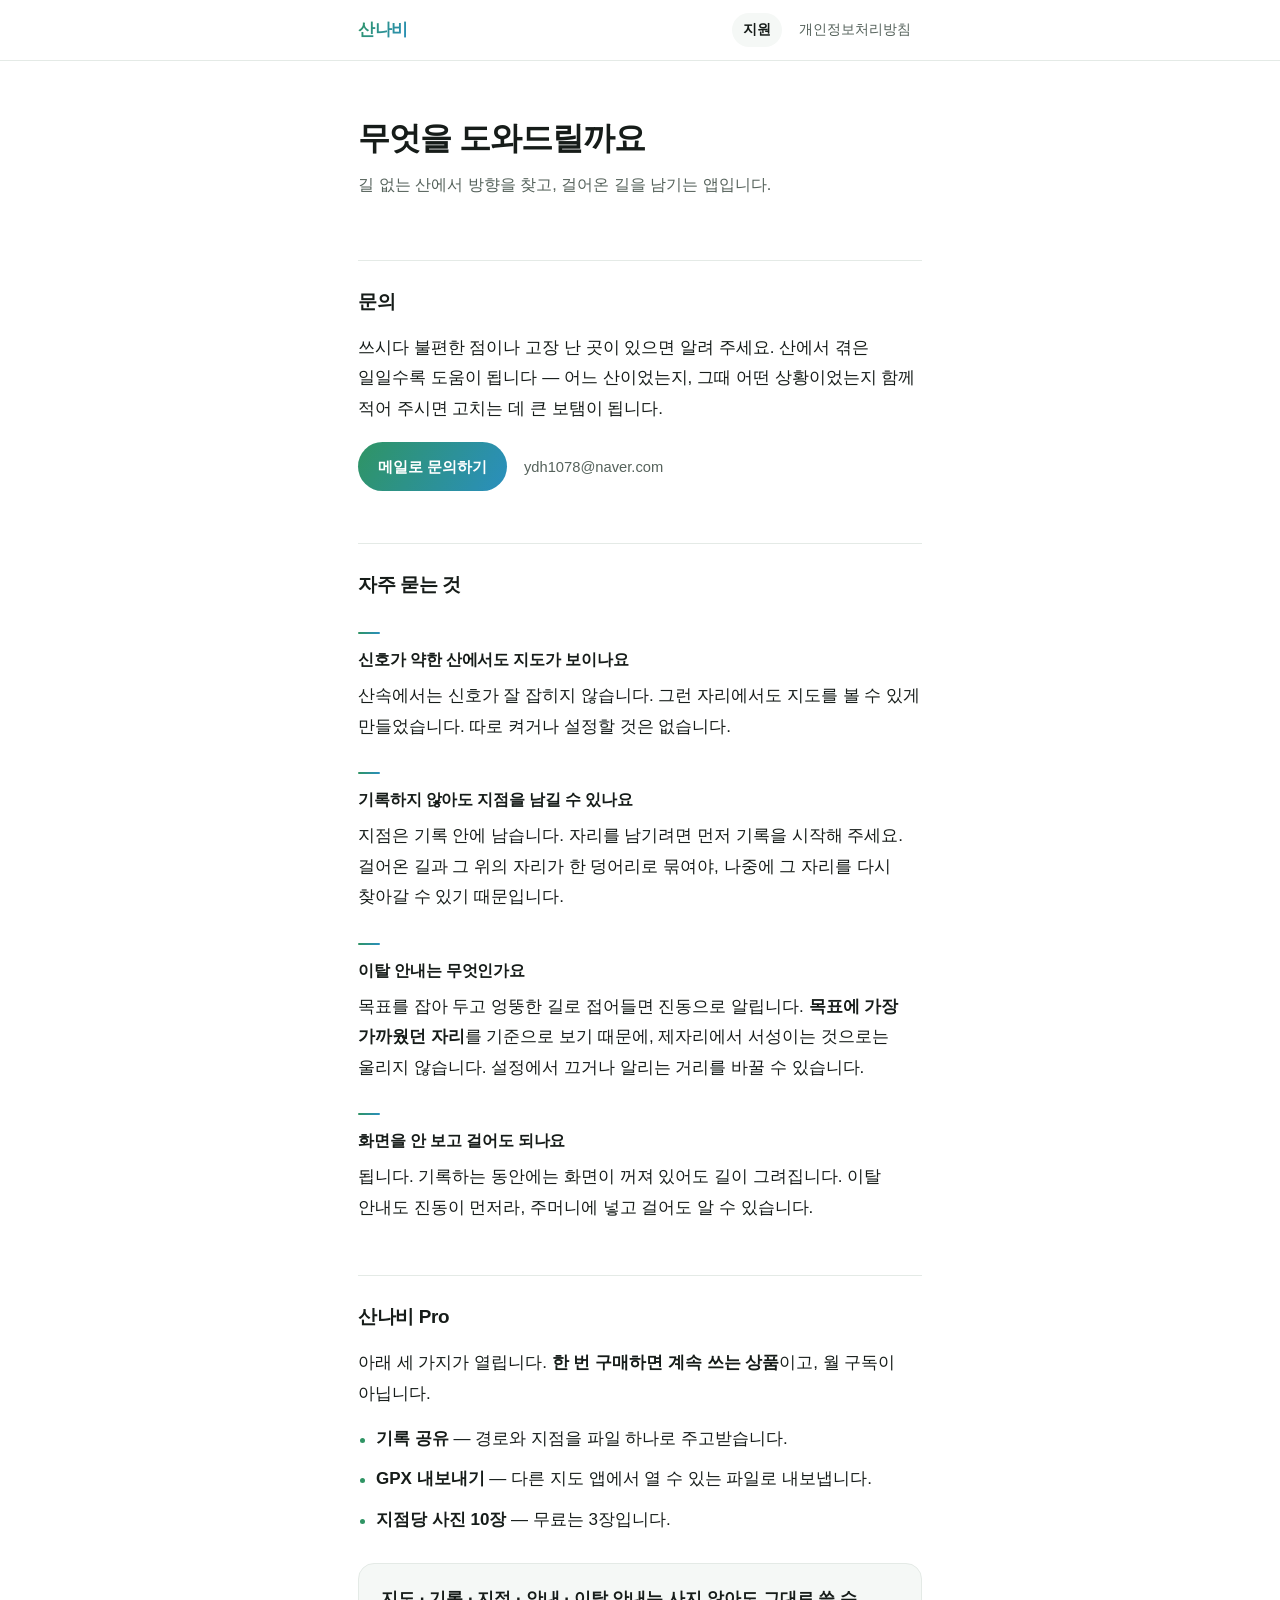
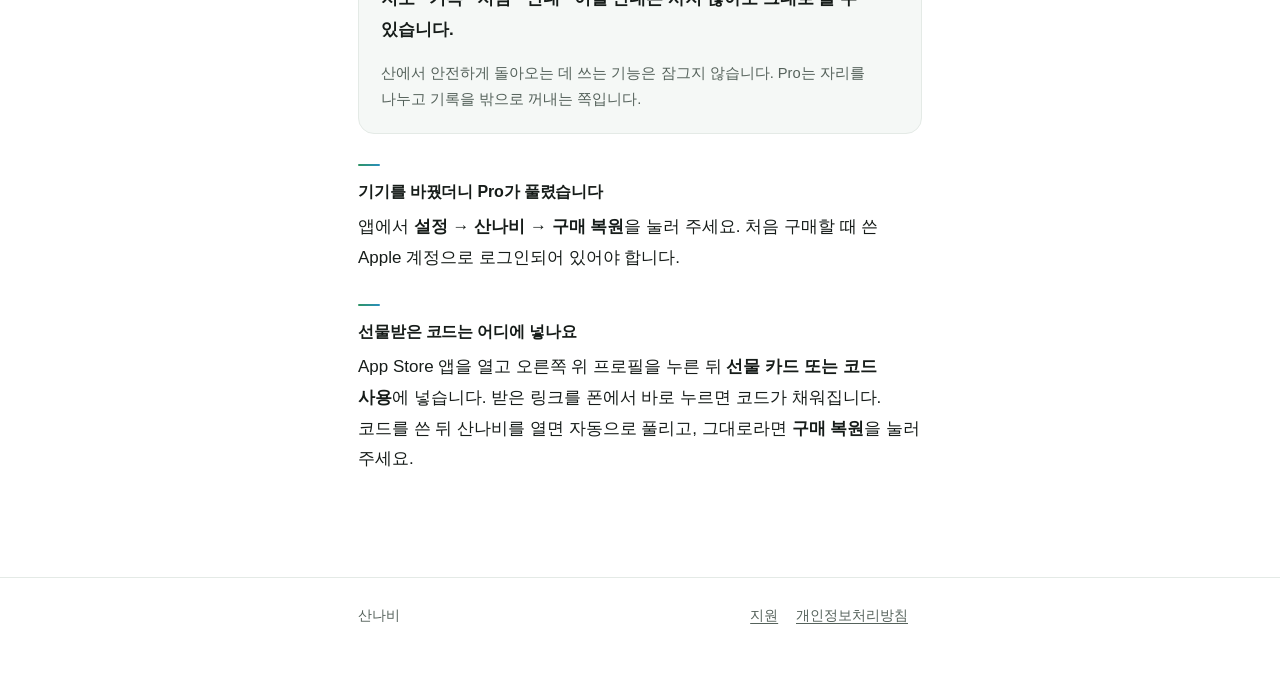
<file: index.html>
<!doctype html>
<html lang="ko">
<head>
<meta charset="utf-8">
<meta name="viewport" content="width=device-width, initial-scale=1">
<title>산나비 지원</title>
<meta name="description" content="길 없는 산에서 방향을 찾고 걸어온 길을 남기는 앱, 산나비의 지원 문서입니다.">
<link rel="stylesheet" href="style.css">
</head>
<body>

<div class="top">
  <div class="wrap">
    <a class="brand" href="./">산나비</a>
    <nav>
      <a href="./" aria-current="page">지원</a>
      <a href="privacy.html">개인정보처리방침</a>
    </nav>
  </div>
</div>

<div class="wrap">
  <header class="page">
    <h1>무엇을 도와드릴까요</h1>
    <p class="lede">길 없는 산에서 방향을 찾고, 걸어온 길을 남기는 앱입니다.</p>
  </header>

  <main>
    <h2>문의</h2>
    <p>
      쓰시다 불편한 점이나 고장 난 곳이 있으면 알려 주세요.
      산에서 겪은 일일수록 도움이 됩니다 — 어느 산이었는지, 그때 어떤 상황이었는지
      함께 적어 주시면 고치는 데 큰 보탬이 됩니다.
    </p>
    <p>
      <a class="action" href="mailto:ydh1078@naver.com?subject=%EC%82%B0%EB%82%98%EB%B9%84%20%EB%AC%B8%EC%9D%98">메일로 문의하기</a>
      <span class="soft" style="margin-left:12px">ydh1078@naver.com</span>
    </p>

    <h2>자주 묻는 것</h2>

    <h3>신호가 약한 산에서도 지도가 보이나요</h3>
    <p>
      산속에서는 신호가 잘 잡히지 않습니다. 그런 자리에서도 지도를 볼 수 있게 만들었습니다.
      따로 켜거나 설정할 것은 없습니다.
    </p>

    <h3>기록하지 않아도 지점을 남길 수 있나요</h3>
    <p>
      지점은 기록 안에 남습니다. 자리를 남기려면 먼저 기록을 시작해 주세요.
      걸어온 길과 그 위의 자리가 한 덩어리로 묶여야, 나중에 그 자리를 다시 찾아갈 수 있기 때문입니다.
    </p>

    <h3>이탈 안내는 무엇인가요</h3>
    <p>
      목표를 잡아 두고 엉뚱한 길로 접어들면 진동으로 알립니다.
      <b>목표에 가장 가까웠던 자리</b>를 기준으로 보기 때문에, 제자리에서 서성이는 것으로는 울리지 않습니다.
      설정에서 끄거나 알리는 거리를 바꿀 수 있습니다.
    </p>

    <h3>화면을 안 보고 걸어도 되나요</h3>
    <p>
      됩니다. 기록하는 동안에는 화면이 꺼져 있어도 길이 그려집니다.
      이탈 안내도 진동이 먼저라, 주머니에 넣고 걸어도 알 수 있습니다.
    </p>

    <h2>산나비 Pro</h2>
    <p>
      아래 세 가지가 열립니다. <b>한 번 구매하면 계속 쓰는 상품</b>이고, 월 구독이 아닙니다.
    </p>
    <ul>
      <li><b>기록 공유</b> — 경로와 지점을 파일 하나로 주고받습니다.</li>
      <li><b>GPX 내보내기</b> — 다른 지도 앱에서 열 수 있는 파일로 내보냅니다.</li>
      <li><b>지점당 사진 10장</b> — 무료는 3장입니다.</li>
    </ul>

    <div class="callout">
      <p>
        <b>지도 · 기록 · 지점 · 안내 · 이탈 안내는 사지 않아도 그대로 쓸 수 있습니다.</b>
      </p>
      <p class="soft">
        산에서 안전하게 돌아오는 데 쓰는 기능은 잠그지 않습니다.
        Pro는 자리를 나누고 기록을 밖으로 꺼내는 쪽입니다.
      </p>
    </div>

    <h3>기기를 바꿨더니 Pro가 풀렸습니다</h3>
    <p>
      앱에서 <b>설정 → 산나비 → 구매 복원</b>을 눌러 주세요.
      처음 구매할 때 쓴 Apple 계정으로 로그인되어 있어야 합니다.
    </p>

    <h3>선물받은 코드는 어디에 넣나요</h3>
    <p>
      App Store 앱을 열고 오른쪽 위 프로필을 누른 뒤 <b>선물 카드 또는 코드 사용</b>에 넣습니다.
      받은 링크를 폰에서 바로 누르면 코드가 채워집니다.
      코드를 쓴 뒤 산나비를 열면 자동으로 풀리고, 그대로라면 <b>구매 복원</b>을 눌러 주세요.
    </p>
  </main>
</div>

<footer>
  <div class="wrap">
    <span>산나비</span>
    <span>
      <a href="./">지원</a>
      <a href="privacy.html">개인정보처리방침</a>
    </span>
  </div>
</footer>

</body>
</html>
</file>
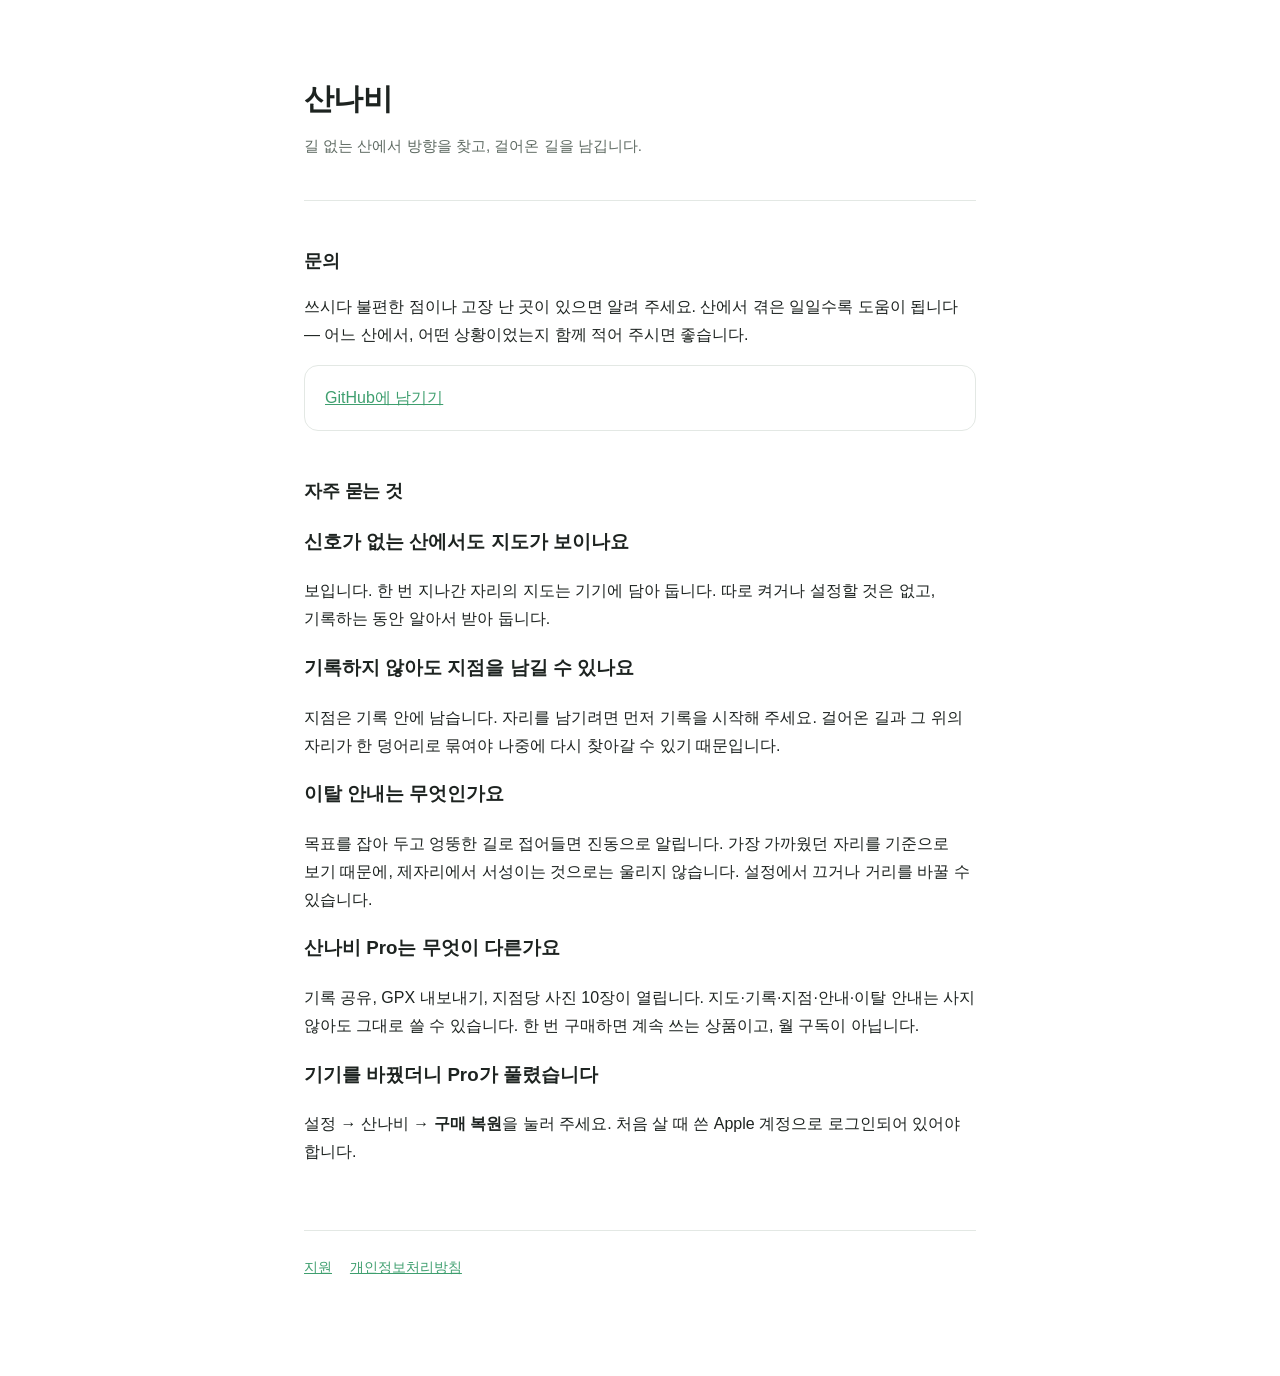
<file: docs/index.html>
<!doctype html>
<html lang="ko">
<head>
<meta charset="utf-8">
<meta name="viewport" content="width=device-width, initial-scale=1">
<title>산나비 지원</title>
<link rel="stylesheet" href="style.css">
</head>
<body>
<main>
  <header>
    <h1>산나비</h1>
    <p>길 없는 산에서 방향을 찾고, 걸어온 길을 남깁니다.</p>
  </header>

  <h2>문의</h2>
  <p>
    쓰시다 불편한 점이나 고장 난 곳이 있으면 알려 주세요.
    산에서 겪은 일일수록 도움이 됩니다 — 어느 산에서, 어떤 상황이었는지 함께 적어 주시면 좋습니다.
  </p>
  <div class="card">
    <p style="margin:0">
      <a href="https://github.com/kim-jong-seong/sannabi/issues">GitHub에 남기기</a>
    </p>
  </div>

  <h2>자주 묻는 것</h2>

  <h3>신호가 없는 산에서도 지도가 보이나요</h3>
  <p>
    보입니다. 한 번 지나간 자리의 지도는 기기에 담아 둡니다.
    따로 켜거나 설정할 것은 없고, 기록하는 동안 알아서 받아 둡니다.
  </p>

  <h3>기록하지 않아도 지점을 남길 수 있나요</h3>
  <p>
    지점은 기록 안에 남습니다. 자리를 남기려면 먼저 기록을 시작해 주세요.
    걸어온 길과 그 위의 자리가 한 덩어리로 묶여야 나중에 다시 찾아갈 수 있기 때문입니다.
  </p>

  <h3>이탈 안내는 무엇인가요</h3>
  <p>
    목표를 잡아 두고 엉뚱한 길로 접어들면 진동으로 알립니다.
    가장 가까웠던 자리를 기준으로 보기 때문에, 제자리에서 서성이는 것으로는 울리지 않습니다.
    설정에서 끄거나 거리를 바꿀 수 있습니다.
  </p>

  <h3>산나비 Pro는 무엇이 다른가요</h3>
  <p>
    기록 공유, GPX 내보내기, 지점당 사진 10장이 열립니다.
    지도·기록·지점·안내·이탈 안내는 사지 않아도 그대로 쓸 수 있습니다.
    한 번 구매하면 계속 쓰는 상품이고, 월 구독이 아닙니다.
  </p>

  <h3>기기를 바꿨더니 Pro가 풀렸습니다</h3>
  <p>
    설정 → 산나비 → <b>구매 복원</b>을 눌러 주세요.
    처음 살 때 쓴 Apple 계정으로 로그인되어 있어야 합니다.
  </p>

  <footer>
    <a href="./">지원</a>
    <a href="privacy.html">개인정보처리방침</a>
  </footer>
</main>
</body>
</html>
</file>
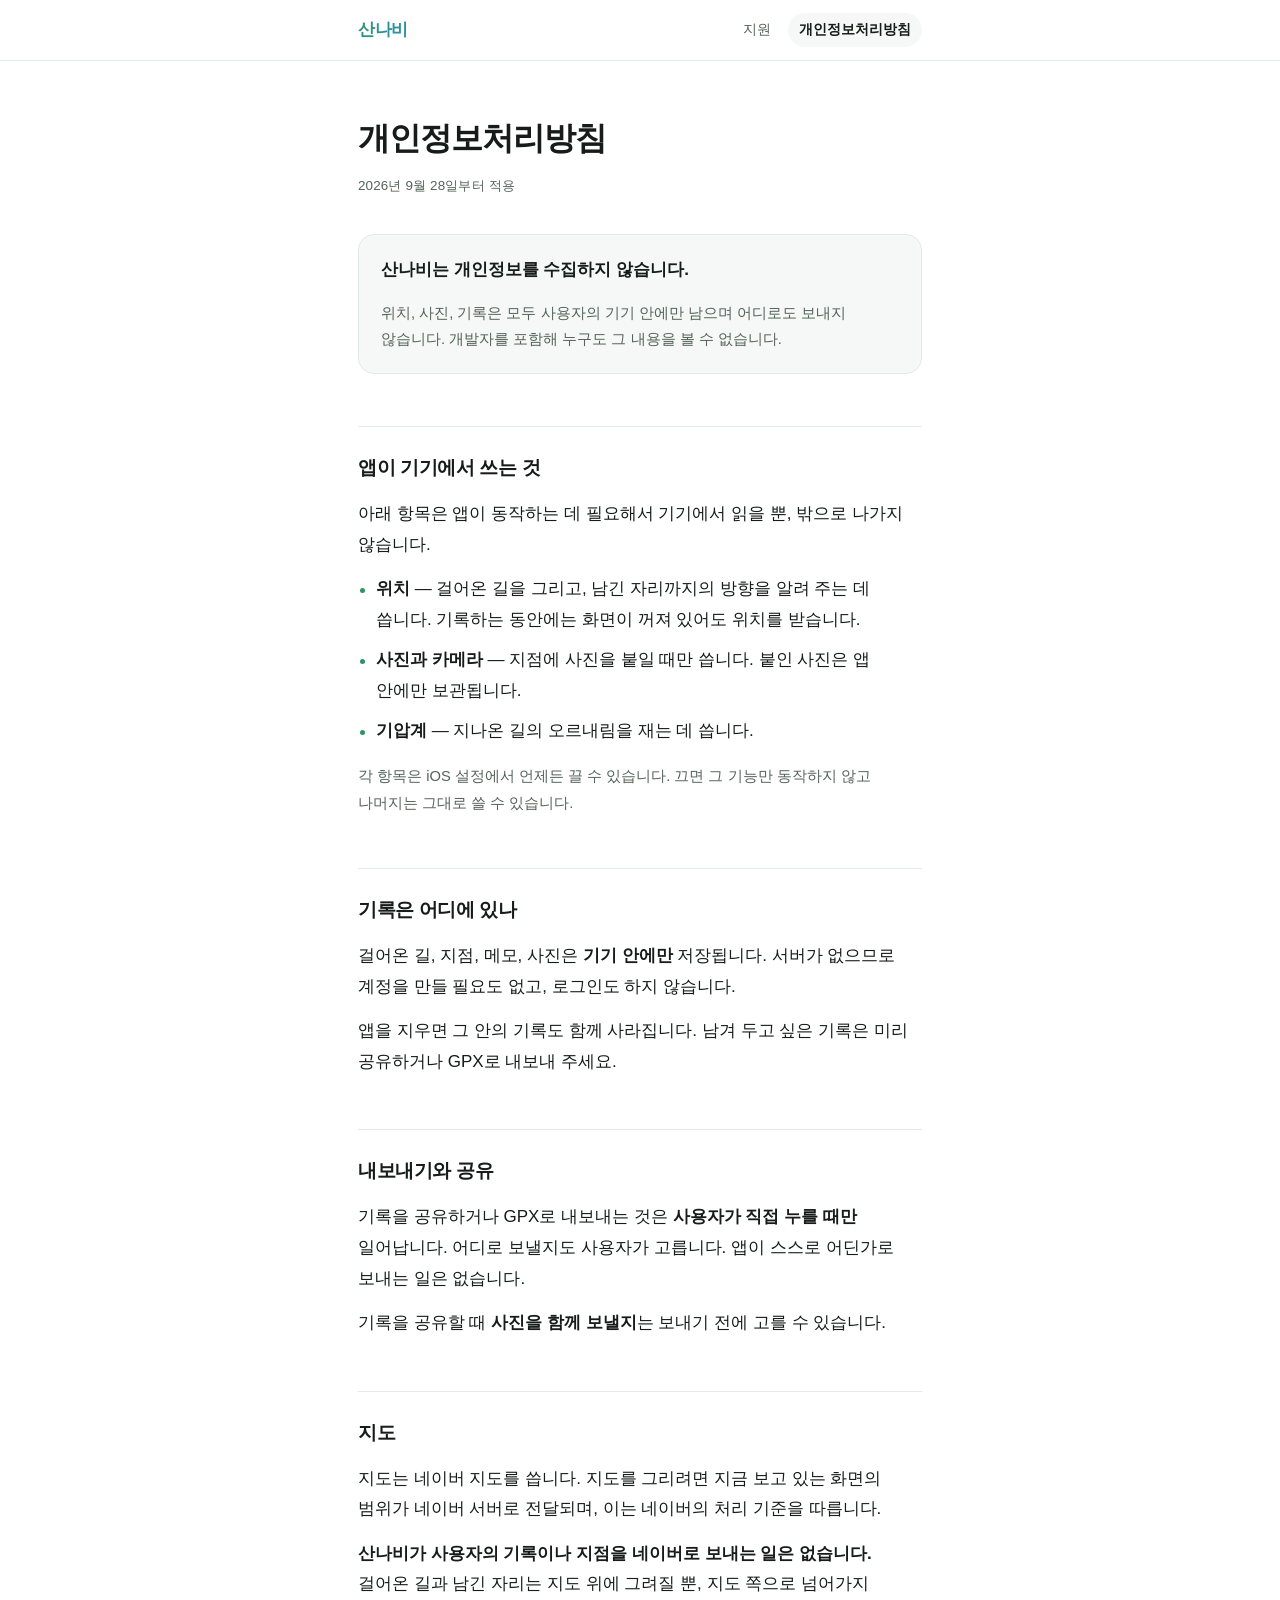
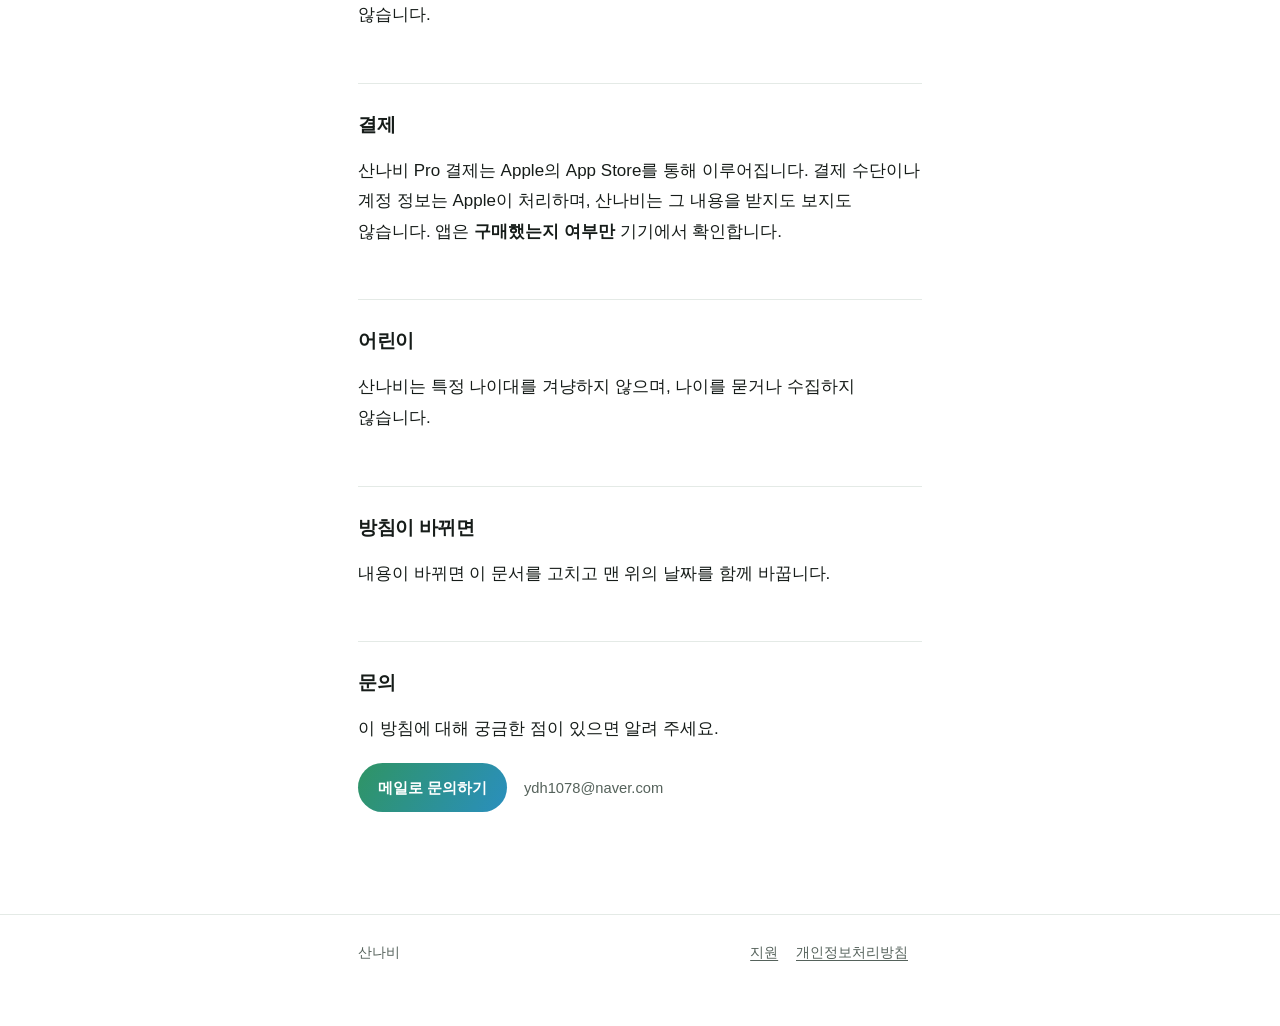
<file: privacy.html>
<!doctype html>
<html lang="ko">
<head>
<meta charset="utf-8">
<meta name="viewport" content="width=device-width, initial-scale=1">
<title>산나비 개인정보처리방침</title>
<meta name="description" content="산나비는 개인정보를 수집하지 않습니다. 위치·사진·기록은 모두 기기 안에만 남습니다.">
<link rel="stylesheet" href="style.css">
</head>
<body>

<div class="top">
  <div class="wrap">
    <a class="brand" href="./">산나비</a>
    <nav>
      <a href="./">지원</a>
      <a href="privacy.html" aria-current="page">개인정보처리방침</a>
    </nav>
  </div>
</div>

<div class="wrap">
  <header class="page">
    <h1>개인정보처리방침</h1>
    <p class="stamp">2026년 9월 28일부터 적용</p>
  </header>

  <main>
    <div class="callout">
      <p><b>산나비는 개인정보를 수집하지 않습니다.</b></p>
      <p class="soft">
        위치, 사진, 기록은 모두 사용자의 기기 안에만 남으며 어디로도 보내지 않습니다.
        개발자를 포함해 누구도 그 내용을 볼 수 없습니다.
      </p>
    </div>

    <h2>앱이 기기에서 쓰는 것</h2>
    <p>아래 항목은 앱이 동작하는 데 필요해서 기기에서 읽을 뿐, 밖으로 나가지 않습니다.</p>
    <ul>
      <li>
        <b>위치</b> — 걸어온 길을 그리고, 남긴 자리까지의 방향을 알려 주는 데 씁니다.
        기록하는 동안에는 화면이 꺼져 있어도 위치를 받습니다.
      </li>
      <li>
        <b>사진과 카메라</b> — 지점에 사진을 붙일 때만 씁니다. 붙인 사진은 앱 안에만 보관됩니다.
      </li>
      <li>
        <b>기압계</b> — 지나온 길의 오르내림을 재는 데 씁니다.
      </li>
    </ul>
    <p class="soft">
      각 항목은 iOS 설정에서 언제든 끌 수 있습니다.
      끄면 그 기능만 동작하지 않고 나머지는 그대로 쓸 수 있습니다.
    </p>

    <h2>기록은 어디에 있나</h2>
    <p>
      걸어온 길, 지점, 메모, 사진은 <b>기기 안에만</b> 저장됩니다.
      서버가 없으므로 계정을 만들 필요도 없고, 로그인도 하지 않습니다.
    </p>
    <p>
      앱을 지우면 그 안의 기록도 함께 사라집니다.
      남겨 두고 싶은 기록은 미리 공유하거나 GPX로 내보내 주세요.
    </p>

    <h2>내보내기와 공유</h2>
    <p>
      기록을 공유하거나 GPX로 내보내는 것은 <b>사용자가 직접 누를 때만</b> 일어납니다.
      어디로 보낼지도 사용자가 고릅니다. 앱이 스스로 어딘가로 보내는 일은 없습니다.
    </p>
    <p>
      기록을 공유할 때 <b>사진을 함께 보낼지</b>는 보내기 전에 고를 수 있습니다.
    </p>

    <h2>지도</h2>
    <p>
      지도는 네이버 지도를 씁니다.
      지도를 그리려면 지금 보고 있는 화면의 범위가 네이버 서버로 전달되며, 이는 네이버의 처리 기준을 따릅니다.
    </p>
    <p>
      <b>산나비가 사용자의 기록이나 지점을 네이버로 보내는 일은 없습니다.</b>
      걸어온 길과 남긴 자리는 지도 위에 그려질 뿐, 지도 쪽으로 넘어가지 않습니다.
    </p>

    <h2>결제</h2>
    <p>
      산나비 Pro 결제는 Apple의 App Store를 통해 이루어집니다.
      결제 수단이나 계정 정보는 Apple이 처리하며, 산나비는 그 내용을 받지도 보지도 않습니다.
      앱은 <b>구매했는지 여부만</b> 기기에서 확인합니다.
    </p>

    <h2>어린이</h2>
    <p>
      산나비는 특정 나이대를 겨냥하지 않으며, 나이를 묻거나 수집하지 않습니다.
    </p>

    <h2>방침이 바뀌면</h2>
    <p>
      내용이 바뀌면 이 문서를 고치고 맨 위의 날짜를 함께 바꿉니다.
    </p>

    <h2>문의</h2>
    <p>
      이 방침에 대해 궁금한 점이 있으면 알려 주세요.
    </p>
    <p>
      <a class="action" href="mailto:ydh1078@naver.com?subject=%EC%82%B0%EB%82%98%EB%B9%84%20%EB%AC%B8%EC%9D%98">메일로 문의하기</a>
      <span class="soft" style="margin-left:12px">ydh1078@naver.com</span>
    </p>
  </main>
</div>

<footer>
  <div class="wrap">
    <span>산나비</span>
    <span>
      <a href="./">지원</a>
      <a href="privacy.html">개인정보처리방침</a>
    </span>
  </div>
</footer>

</body>
</html>
</file>
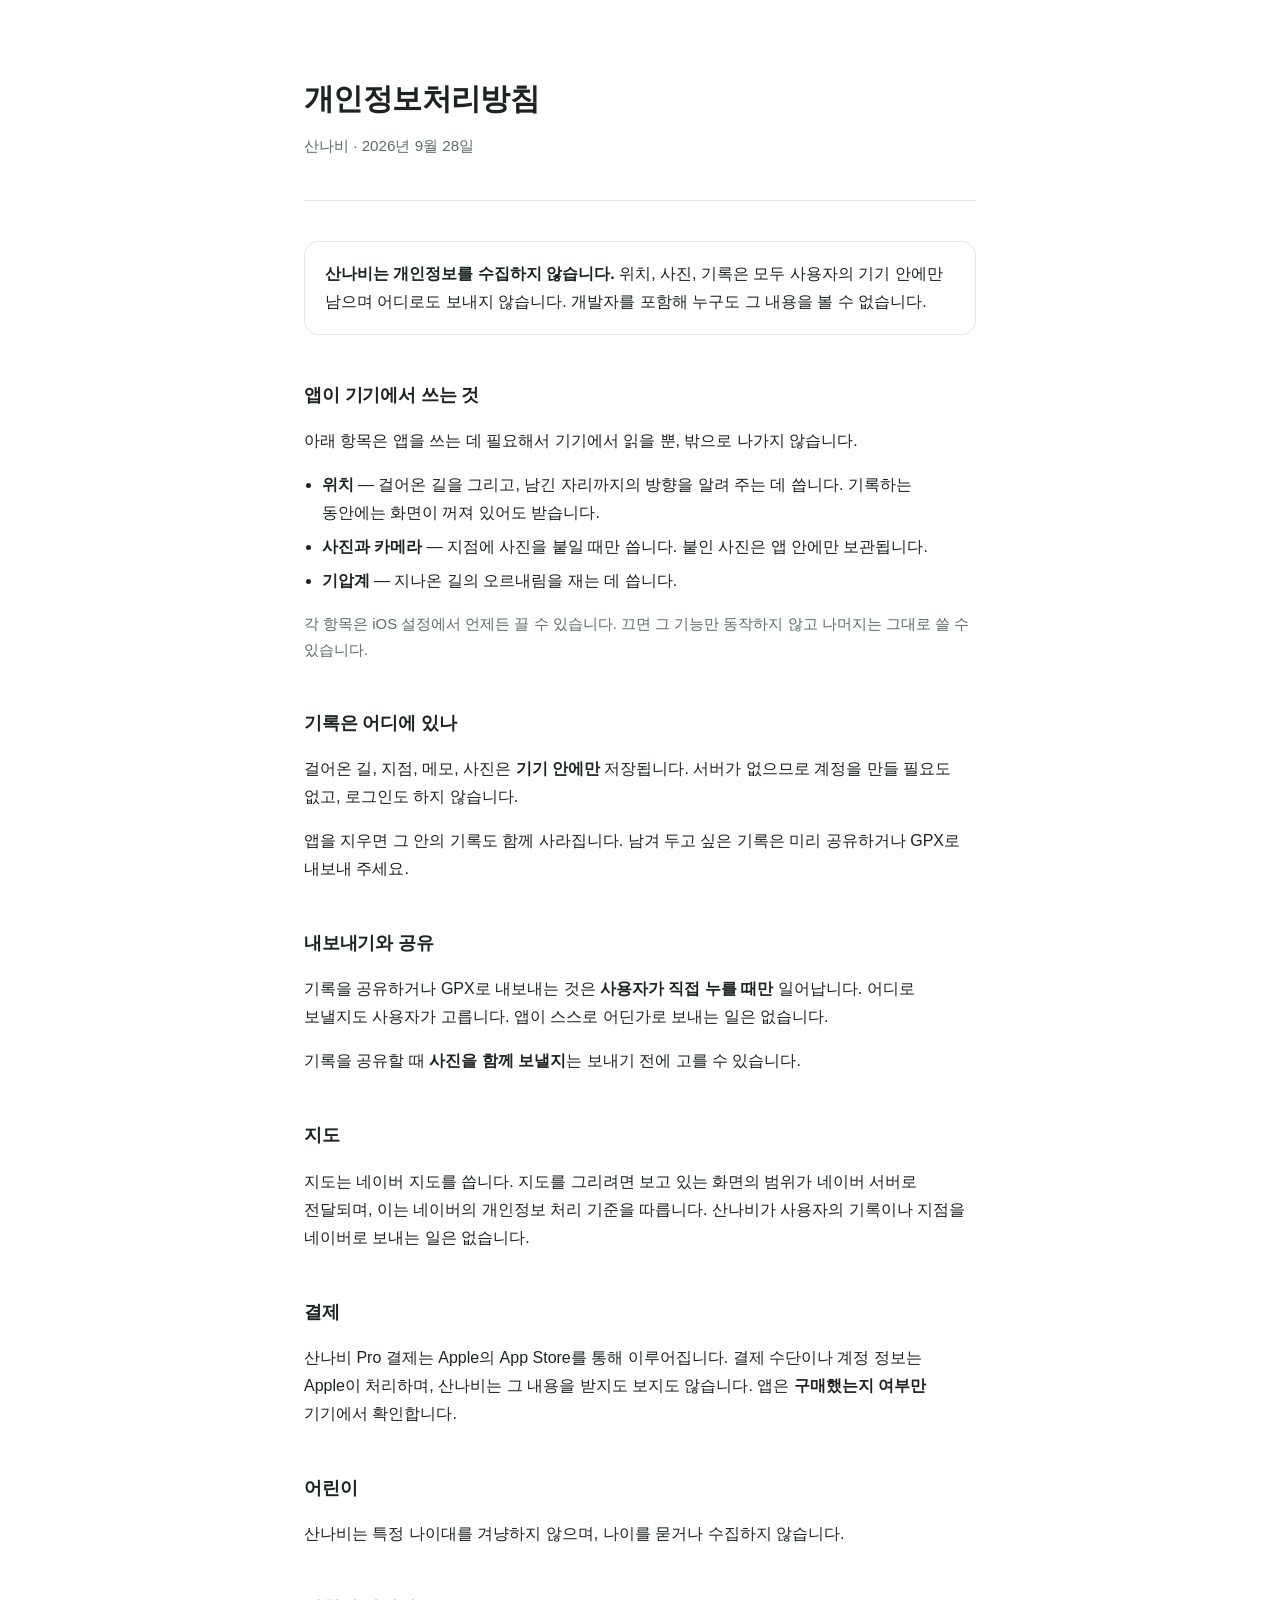
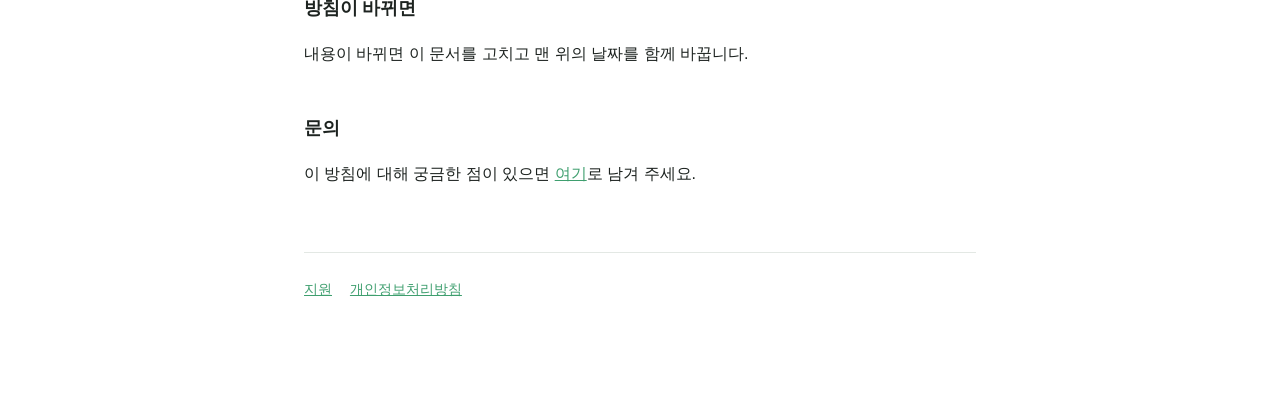
<file: docs/privacy.html>
<!doctype html>
<html lang="ko">
<head>
<meta charset="utf-8">
<meta name="viewport" content="width=device-width, initial-scale=1">
<title>산나비 개인정보처리방침</title>
<link rel="stylesheet" href="style.css">
</head>
<body>
<main>
  <header>
    <h1>개인정보처리방침</h1>
    <p>산나비 · 2026년 9월 28일</p>
  </header>

  <div class="card">
    <p style="margin:0">
      <b>산나비는 개인정보를 수집하지 않습니다.</b>
      위치, 사진, 기록은 모두 사용자의 기기 안에만 남으며 어디로도 보내지 않습니다.
      개발자를 포함해 누구도 그 내용을 볼 수 없습니다.
    </p>
  </div>

  <h2>앱이 기기에서 쓰는 것</h2>
  <p>아래 항목은 앱을 쓰는 데 필요해서 기기에서 읽을 뿐, 밖으로 나가지 않습니다.</p>
  <ul>
    <li><b>위치</b> — 걸어온 길을 그리고, 남긴 자리까지의 방향을 알려 주는 데 씁니다. 기록하는 동안에는 화면이 꺼져 있어도 받습니다.</li>
    <li><b>사진과 카메라</b> — 지점에 사진을 붙일 때만 씁니다. 붙인 사진은 앱 안에만 보관됩니다.</li>
    <li><b>기압계</b> — 지나온 길의 오르내림을 재는 데 씁니다.</li>
  </ul>
  <p class="note">
    각 항목은 iOS 설정에서 언제든 끌 수 있습니다. 끄면 그 기능만 동작하지 않고 나머지는 그대로 쓸 수 있습니다.
  </p>

  <h2>기록은 어디에 있나</h2>
  <p>
    걸어온 길, 지점, 메모, 사진은 <b>기기 안에만</b> 저장됩니다.
    서버가 없으므로 계정을 만들 필요도 없고, 로그인도 하지 않습니다.
  </p>
  <p>
    앱을 지우면 그 안의 기록도 함께 사라집니다.
    남겨 두고 싶은 기록은 미리 공유하거나 GPX로 내보내 주세요.
  </p>

  <h2>내보내기와 공유</h2>
  <p>
    기록을 공유하거나 GPX로 내보내는 것은 <b>사용자가 직접 누를 때만</b> 일어납니다.
    어디로 보낼지도 사용자가 고릅니다. 앱이 스스로 어딘가로 보내는 일은 없습니다.
  </p>
  <p>
    기록을 공유할 때 <b>사진을 함께 보낼지</b>는 보내기 전에 고를 수 있습니다.
  </p>

  <h2>지도</h2>
  <p>
    지도는 네이버 지도를 씁니다. 지도를 그리려면 보고 있는 화면의 범위가 네이버 서버로 전달되며,
    이는 네이버의 개인정보 처리 기준을 따릅니다.
    산나비가 사용자의 기록이나 지점을 네이버로 보내는 일은 없습니다.
  </p>

  <h2>결제</h2>
  <p>
    산나비 Pro 결제는 Apple의 App Store를 통해 이루어집니다.
    결제 수단이나 계정 정보는 Apple이 처리하며, 산나비는 그 내용을 받지도 보지도 않습니다.
    앱은 <b>구매했는지 여부만</b> 기기에서 확인합니다.
  </p>

  <h2>어린이</h2>
  <p>
    산나비는 특정 나이대를 겨냥하지 않으며, 나이를 묻거나 수집하지 않습니다.
  </p>

  <h2>방침이 바뀌면</h2>
  <p>
    내용이 바뀌면 이 문서를 고치고 맨 위의 날짜를 함께 바꿉니다.
  </p>

  <h2>문의</h2>
  <p>
    이 방침에 대해 궁금한 점이 있으면
    <a href="https://github.com/kim-jong-seong/sannabi/issues">여기</a>로 남겨 주세요.
  </p>

  <footer>
    <a href="./">지원</a>
    <a href="privacy.html">개인정보처리방침</a>
  </footer>
</main>
</body>
</html>
</file>
<file: style.css>
/* 산나비 웹 문서
 *
 * 앱과 같은 결로 간다 — 흰 바탕, 넉넉한 여백, 잎 초록에서 물빛으로 흐르는 강조색.
 * 산에서 쓰는 앱이니 문서도 한눈에 읽히는 것이 먼저다. 장식은 최소로 둔다.
 */

:root {
  --ink:      #161c19;   /* 본문 */
  --ink-soft: #55625b;   /* 부연 */
  --line:     #e4eae6;
  --bg:       #ffffff;
  --bg-soft:  #f5f8f6;
  --leaf:     #2f9464;
  --water:    #2a8fbe;
  --measure:  38rem;
}

@media (prefers-color-scheme: dark) {
  :root {
    --ink:      #e8eeea;
    --ink-soft: #9fada5;
    --line:     #262e29;
    --bg:       #101412;
    --bg-soft:  #171d1a;
    --leaf:     #5cc68d;
    --water:    #5ab6e0;
  }
}

* { box-sizing: border-box; }

html { -webkit-text-size-adjust: 100%; }

body {
  margin: 0;
  background: var(--bg);
  color: var(--ink);
  font-family: -apple-system, BlinkMacSystemFont, "Pretendard",
               "Apple SD Gothic Neo", "Noto Sans KR", sans-serif;
  font-size: 17px;
  line-height: 1.8;
  /* 한글은 단어 중간에서 끊기면 읽기 나쁘다 */
  word-break: keep-all;
  overflow-wrap: break-word;
}

.wrap {
  max-width: var(--measure);
  margin: 0 auto;
  padding: 0 22px;
}

/* ── 머리말 ─────────────────────────────── */

.top {
  border-bottom: 1px solid var(--line);
  background: var(--bg);
}

.top .wrap {
  display: flex;
  align-items: center;
  justify-content: space-between;
  gap: 16px;
  min-height: 60px;
}

.brand {
  font-size: 1.05rem;
  font-weight: 700;
  letter-spacing: -0.02em;
  text-decoration: none;
  background: linear-gradient(120deg, var(--leaf), var(--water));
  -webkit-background-clip: text;
  background-clip: text;
  color: transparent;
}

nav { display: flex; gap: 6px; }

nav a {
  font-size: 0.86rem;
  color: var(--ink-soft);
  text-decoration: none;
  padding: 5px 11px;
  border-radius: 999px;
  white-space: nowrap;
}

nav a:hover { background: var(--bg-soft); color: var(--ink); }

/* 지금 보고 있는 쪽 */
nav a[aria-current="page"] {
  background: var(--bg-soft);
  color: var(--ink);
  font-weight: 600;
}

/* ── 제목 ──────────────────────────────── */

header.page { padding: 56px 0 8px; }

h1 {
  margin: 0;
  font-size: 2rem;
  line-height: 1.35;
  letter-spacing: -0.03em;
  font-weight: 700;
}

.lede {
  margin: 10px 0 0;
  color: var(--ink-soft);
  font-size: 1.02rem;
}

.stamp {
  margin: 14px 0 0;
  color: var(--ink-soft);
  font-size: 0.84rem;
  letter-spacing: 0.01em;
}

/* ── 본문 ──────────────────────────────── */

main { padding-bottom: 88px; }

h2 {
  margin: 52px 0 14px;
  padding-top: 24px;
  border-top: 1px solid var(--line);
  font-size: 1.18rem;
  letter-spacing: -0.02em;
  font-weight: 700;
}

/* 묻고 답하는 꼭지. 질문이 답보다 또렷해야 훑어볼 수 있다. */
h3 {
  margin: 30px 0 6px;
  font-size: 1rem;
  font-weight: 600;
  letter-spacing: -0.01em;
}

h3::before {
  content: "";
  display: block;
  width: 22px;
  height: 2px;
  margin-bottom: 12px;
  border-radius: 2px;
  background: linear-gradient(90deg, var(--leaf), var(--water));
}

p { margin: 0 0 14px; }

ul { margin: 0 0 16px; padding-left: 0; list-style: none; }

li {
  position: relative;
  margin: 10px 0;
  padding-left: 18px;
}

li::before {
  content: "";
  position: absolute;
  left: 2px;
  top: 0.82em;
  width: 5px;
  height: 5px;
  border-radius: 50%;
  background: var(--leaf);
}

b, strong { font-weight: 600; }

a { color: var(--water); text-underline-offset: 3px; }

.soft { color: var(--ink-soft); font-size: 0.92rem; }

/* 꼭 짚고 넘어가야 할 한 문단 */
.callout {
  margin: 28px 0;
  padding: 20px 22px;
  border-radius: 16px;
  background: var(--bg-soft);
  border: 1px solid var(--line);
}

.callout p:last-child { margin-bottom: 0; }

/* 누르러 가는 자리 */
.action {
  display: inline-flex;
  align-items: center;
  gap: 7px;
  margin-top: 4px;
  padding: 11px 20px;
  border-radius: 999px;
  background: linear-gradient(120deg, var(--leaf), var(--water));
  color: #fff;
  font-size: 0.94rem;
  font-weight: 600;
  text-decoration: none;
}

.action:hover { opacity: 0.9; }

/* ── 꼬리말 ─────────────────────────────── */

footer {
  border-top: 1px solid var(--line);
  padding: 26px 0 60px;
  color: var(--ink-soft);
  font-size: 0.86rem;
}

footer .wrap {
  display: flex;
  flex-wrap: wrap;
  align-items: center;
  justify-content: space-between;
  gap: 10px;
}

footer a { color: var(--ink-soft); margin-right: 14px; }

/* ── 좁은 화면 ──────────────────────────── */

@media (max-width: 480px) {
  body { font-size: 16px; }
  header.page { padding-top: 40px; }
  h1 { font-size: 1.65rem; }
  h2 { margin-top: 42px; }
  .top .wrap { min-height: 54px; }
  nav a { padding: 5px 9px; font-size: 0.82rem; }
}
</file>
<file: docs/style.css>
/* 산나비 문서 — 앱과 같은 결로. 잎 초록에서 물빛으로. */
:root {
  --ink: #1d2320;
  --dim: #5f6b63;
  --line: #e3e8e4;
  --bg: #ffffff;
  --accent: #3f9f6f;
}
@media (prefers-color-scheme: dark) {
  :root { --ink:#e9efea; --dim:#9aa8a0; --line:#2a322d; --bg:#141815; --accent:#5cc18c; }
}
* { box-sizing: border-box; }
body {
  margin: 0; padding: 0 24px 96px;
  background: var(--bg); color: var(--ink);
  font: 16px/1.75 -apple-system, BlinkMacSystemFont, "Apple SD Gothic Neo", "Pretendard", sans-serif;
  word-break: keep-all;
}
main { max-width: 42rem; margin: 0 auto; }
header { padding: 72px 0 40px; border-bottom: 1px solid var(--line); margin-bottom: 40px; }
h1 { margin: 0 0 8px; font-size: 1.9rem; letter-spacing: -0.02em; }
header p { margin: 0; color: var(--dim); font-size: 0.95rem; }
h2 { margin: 44px 0 12px; font-size: 1.15rem; letter-spacing: -0.01em; }
p, li { color: var(--ink); }
ul { padding-left: 1.1rem; }
li { margin: 6px 0; }
a { color: var(--accent); }
.note { color: var(--dim); font-size: 0.93rem; }
.card { border: 1px solid var(--line); border-radius: 14px; padding: 18px 20px; margin: 16px 0; }
footer { margin-top: 64px; padding-top: 24px; border-top: 1px solid var(--line); color: var(--dim); font-size: 0.88rem; }
footer a { margin-right: 14px; }
</file>
